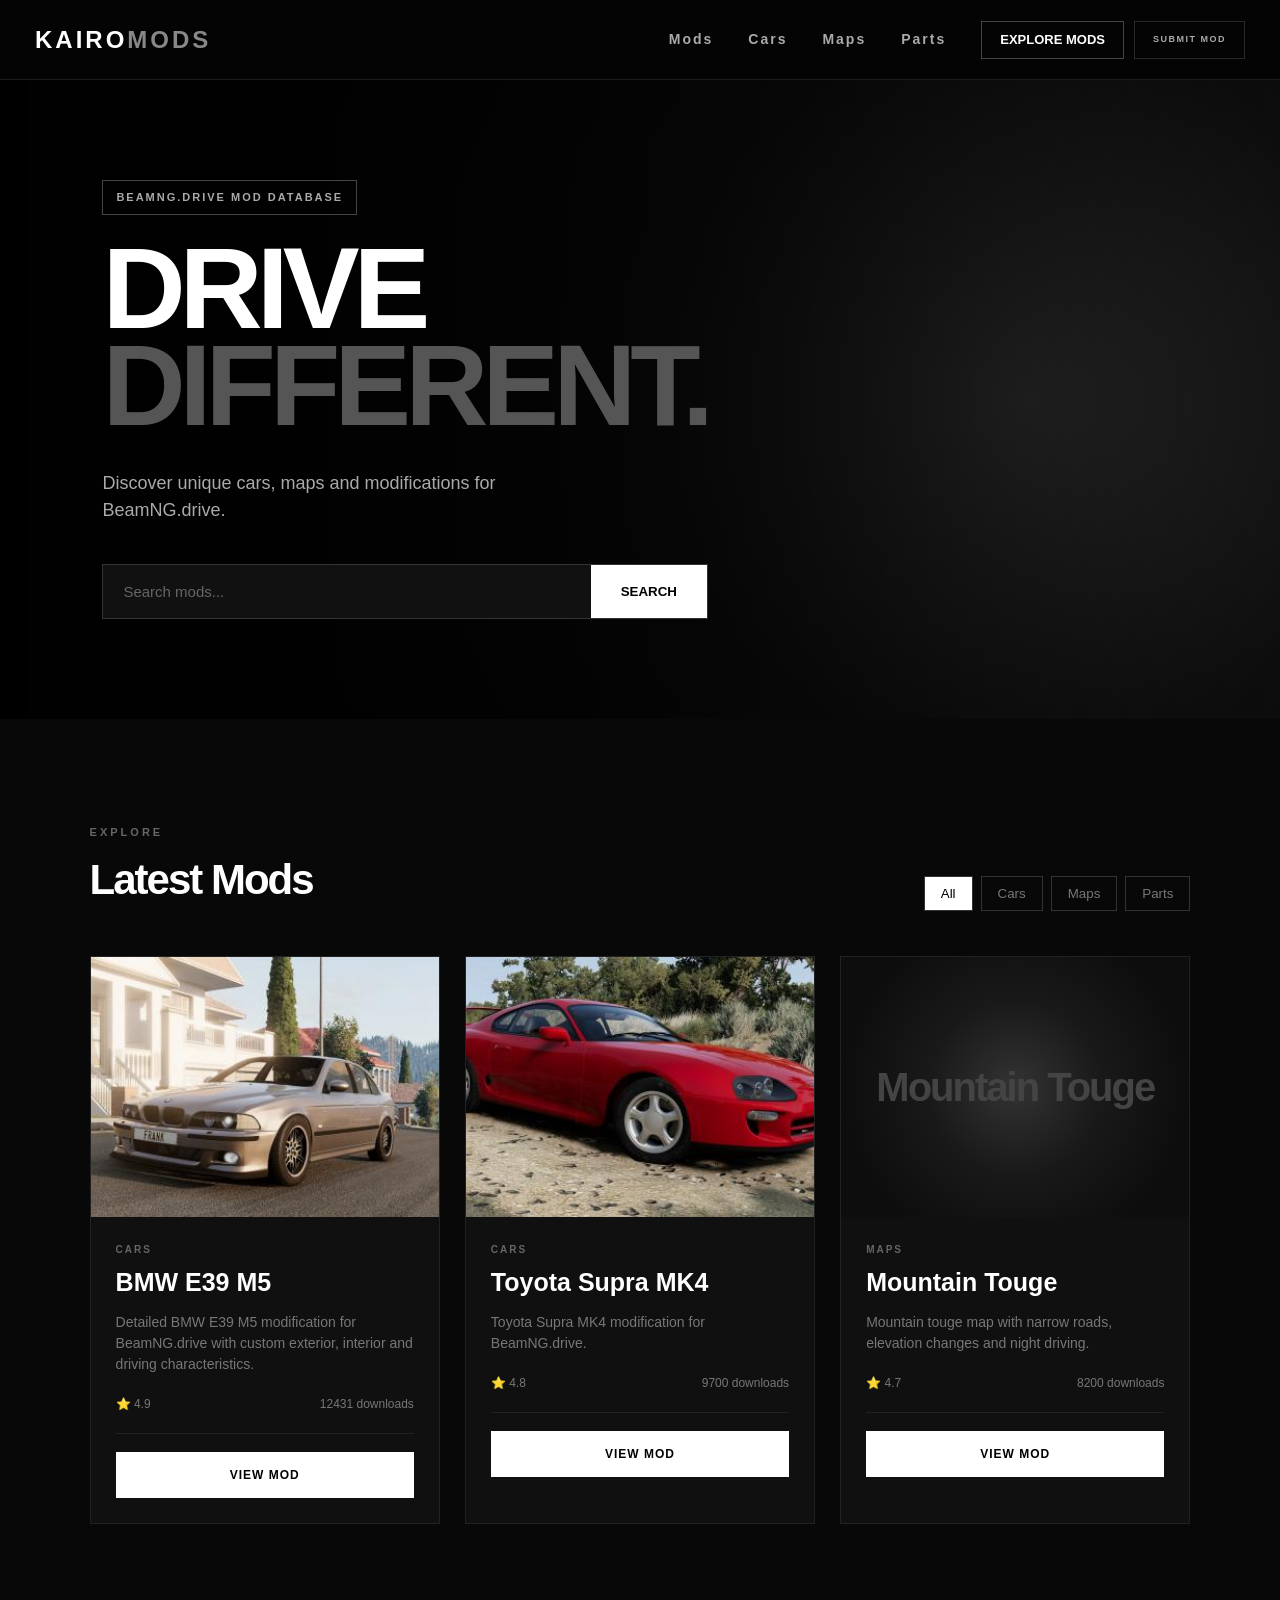
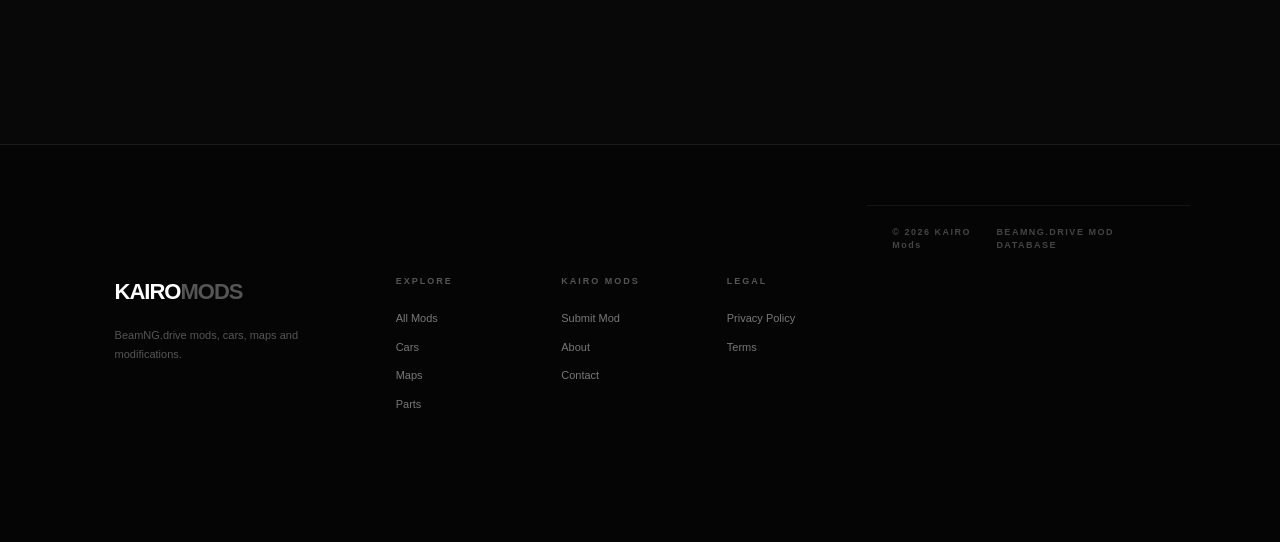
<file: index.html>
<!DOCTYPE html>
<html lang="en">
<head>
    <meta charset="UTF-8">
    <meta name="viewport" content="width=device-width, initial-scale=1.0">

    <title>KAIRO Mods — BeamNG.drive Mods</title>
    <meta name="description" content="KAIRO Mods — BeamNG.drive cars, maps and modifications.">

    <link rel="stylesheet" href="style.css">
</head>

<body>

<header class="header">

    <a href="/" class="logo">
        KAIRO<span>MODS</span>
    </a>

    <nav class="main-nav">

        <a href="/#mods">
            Mods
        </a>

        <a href="/#cars">
            Cars
        </a>

        <a href="/#maps">
            Maps
        </a>

        <a href="/#parts">
            Parts
        </a>

    </nav>

    <div class="header-actions">

        <a href="/#mods" class="submit-btn">
            EXPLORE MODS
        </a>

        <a href="/submit/" class="submit-outline">
            SUBMIT MOD
        </a>

    </div>

</header>


<main>

<section class="hero">

    <div class="hero-content">

        <div class="badge">
            BEAMNG.DRIVE MOD DATABASE
        </div>

        <h1>
            DRIVE<br>
            <span>DIFFERENT.</span>
        </h1>

        <p>
            Discover unique cars, maps and modifications
            for BeamNG.drive.
        </p>

        <div class="search-box">
            <input
                id="search"
                type="text"
                placeholder="Search mods..."
            >

            <button onclick="searchMods()">
                SEARCH
            </button>
        </div>

    </div>

</section>


<section class="mods-section" id="mods">

    <div class="section-title">

        <div>
            <small>EXPLORE</small>
            <h2>Latest Mods</h2>
        </div>

       <div class="filter">

    <button
        class="active"
        onclick="filterMods('all', this)"
    >
        All
    </button>

    <button
        onclick="filterMods('cars', this)"
    >
        Cars
    </button>

    <button
        onclick="filterMods('maps', this)"
    >
        Maps
    </button>

    <button
        onclick="filterMods('parts', this)"
    >
        Parts
    </button>

</div>
        </div>

    </div>


    <div class="mods-grid" id="modsGrid"></div>

</section>

</main>


<footer class="site-footer">

    <div class="footer-main">

        <div class="footer-brand">

            <a href="/" class="logo">
                KAIRO<span>MODS</span>
            </a>

            <p>
                BeamNG.drive mods, cars, maps and
                modifications.
            </p>

        </div>


        <div class="footer-column">

            <h3>EXPLORE</h3>

            <a href="/#mods">
                All Mods
            </a>

            <a href="/#cars">
                Cars
            </a>

            <a href="/#maps">
                Maps
            </a>

            <a href="/#parts">
                Parts
            </a>

        </div>


        <div class="footer-column">

            <h3>KAIRO MODS</h3>

            <a href="/submit/">
                Submit Mod
            </a>

            <a href="/about/">
                About
            </a>

            <a href="/contact/">
                Contact
            </a>

        </div>


        <div class="footer-column">

            <h3>LEGAL</h3>

            <a href="/privacy/">
                Privacy Policy
            </a>

            <a href="/terms/">
                Terms
            </a>

        </div>

    </div>


    <div class="footer-bottom">

        <span>
            © 2026 KAIRO Mods
        </span>

        <span>
            BEAMNG.DRIVE MOD DATABASE
        </span>

    </div>

</footer>


<script src="script.js"></script>

</body>
</html>
</file>
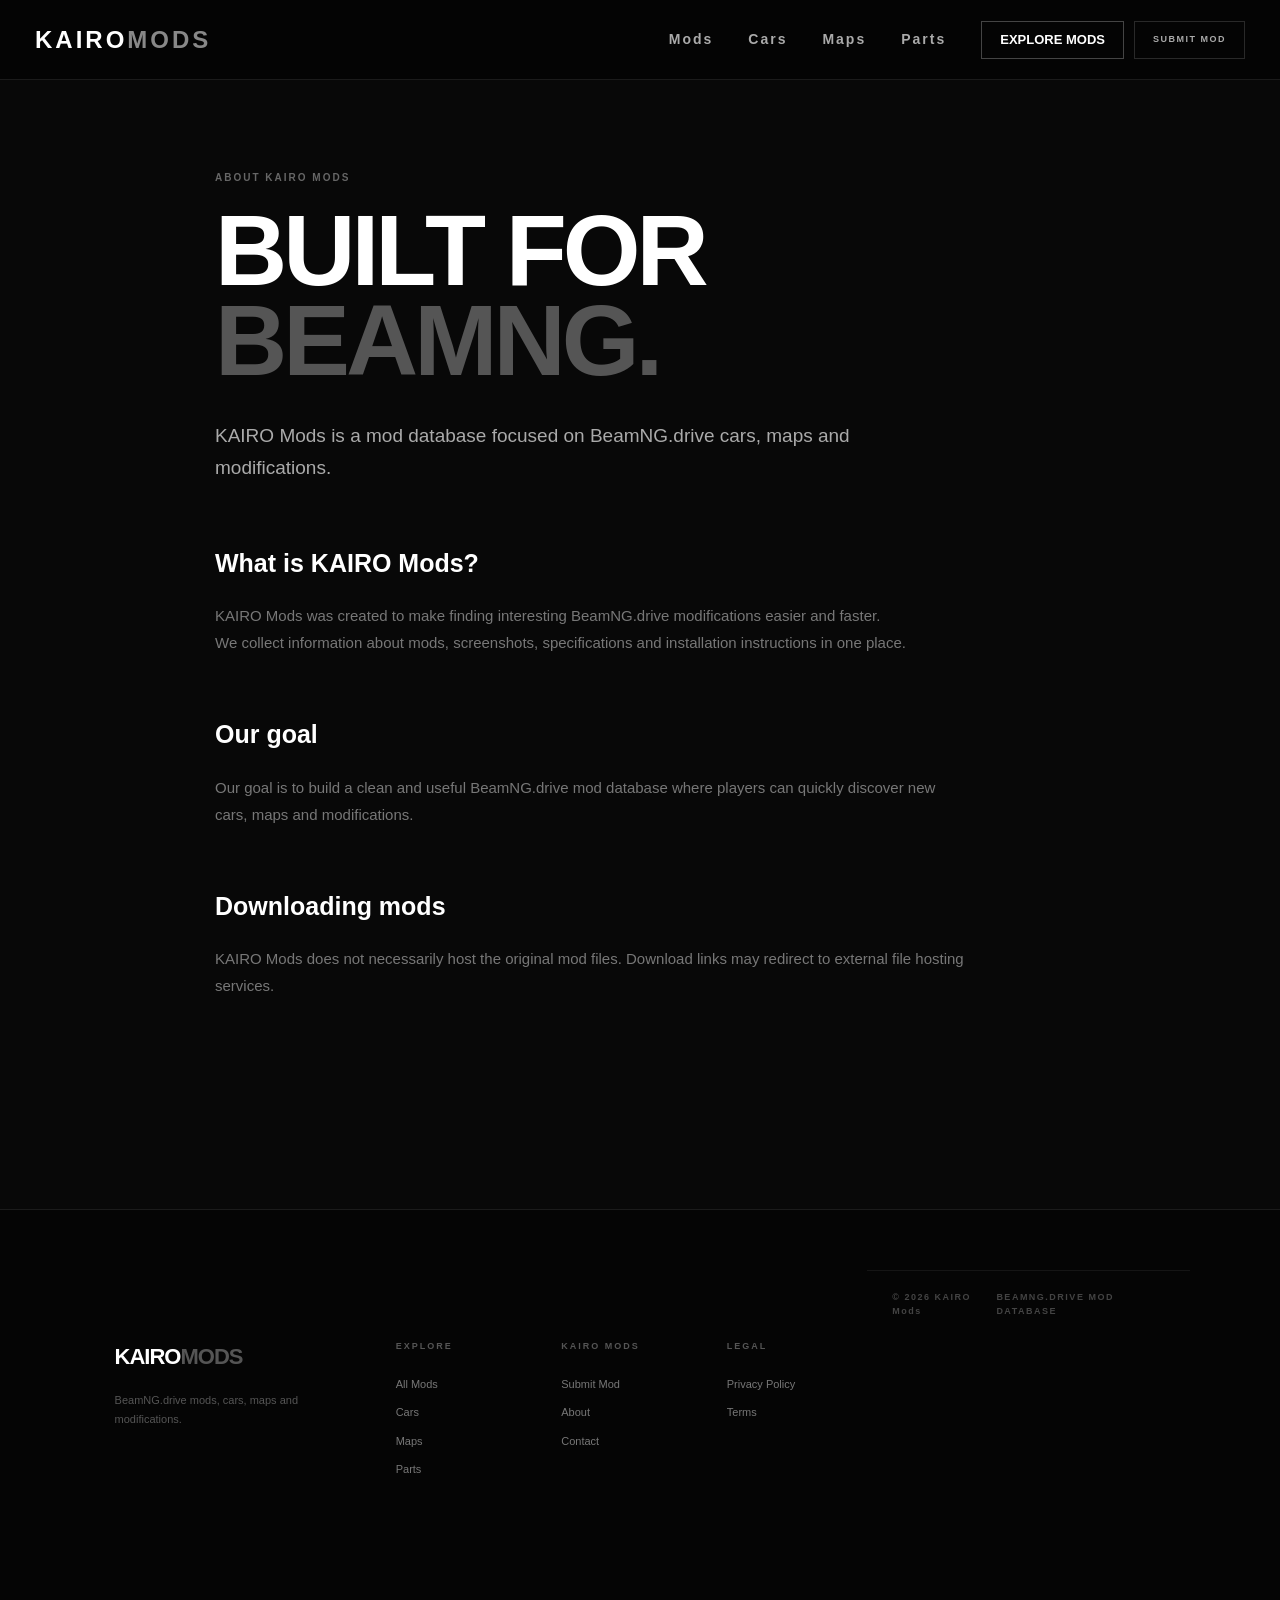
<file: about/index.html>
<!DOCTYPE html>
<html lang="en">

<head>

    <meta charset="UTF-8">

    <meta
        name="viewport"
        content="width=device-width, initial-scale=1.0"
    >

    <title>About — KAIRO Mods</title>

    <meta
        name="description"
        content="About KAIRO Mods — a BeamNG.drive mod database for cars, maps and modifications."
    >

    <link
        rel="stylesheet"
        href="../style.css"
    >

</head>

<body>

<header class="header">

    <a href="/" class="logo">
        KAIRO<span>MODS</span>
    </a>

    <nav class="main-nav">

        <a href="/#mods">Mods</a>
        <a href="/#cars">Cars</a>
        <a href="/#maps">Maps</a>
        <a href="/#parts">Parts</a>

    </nav>

    <div class="header-actions">

        <a
            href="/#mods"
            class="submit-btn"
        >
            EXPLORE MODS
        </a>

        <a
            href="/submit/"
            class="submit-outline"
        >
            SUBMIT MOD
        </a>

    </div>

</header>


<main class="simple-page">

    <div class="simple-page-inner">

        <div class="category">
            ABOUT KAIRO MODS
        </div>

        <h1>
            BUILT FOR<br>
            <span>BEAMNG.</span>
        </h1>

        <p class="lead">
            KAIRO Mods is a mod database focused on
            BeamNG.drive cars, maps and modifications.
        </p>

        <h2>
            What is KAIRO Mods?
        </h2>

        <p>
            KAIRO Mods was created to make finding
            interesting BeamNG.drive modifications
            easier and faster.
        </p>

        <p>
            We collect information about mods,
            screenshots, specifications and installation
            instructions in one place.
        </p>

        <h2>
            Our goal
        </h2>

        <p>
            Our goal is to build a clean and useful
            BeamNG.drive mod database where players
            can quickly discover new cars, maps and
            modifications.
        </p>

        <h2>
            Downloading mods
        </h2>

        <p>
            KAIRO Mods does not necessarily host the
            original mod files. Download links may
            redirect to external file hosting services.
        </p>

    </div>

</main>


<footer class="site-footer">

    <div class="footer-main">

        <div class="footer-brand">

            <a href="/" class="logo">
                KAIRO<span>MODS</span>
            </a>

            <p>
                BeamNG.drive mods, cars, maps and
                modifications.
            </p>

        </div>

        <div class="footer-column">

            <h3>EXPLORE</h3>

            <a href="/#mods">All Mods</a>
            <a href="/#cars">Cars</a>
            <a href="/#maps">Maps</a>
            <a href="/#parts">Parts</a>

        </div>

        <div class="footer-column">

            <h3>KAIRO MODS</h3>

            <a href="/submit/">Submit Mod</a>
            <a href="/about/">About</a>
            <a href="/contact/">Contact</a>

        </div>

        <div class="footer-column">

            <h3>LEGAL</h3>

            <a href="/privacy/">Privacy Policy</a>
            <a href="/terms/">Terms</a>

        </div>

    </div>

    <div class="footer-bottom">

        <span>
            © 2026 KAIRO Mods
        </span>

        <span>
            BEAMNG.DRIVE MOD DATABASE
        </span>

    </div>

</footer>

</body>
</html>
</file>
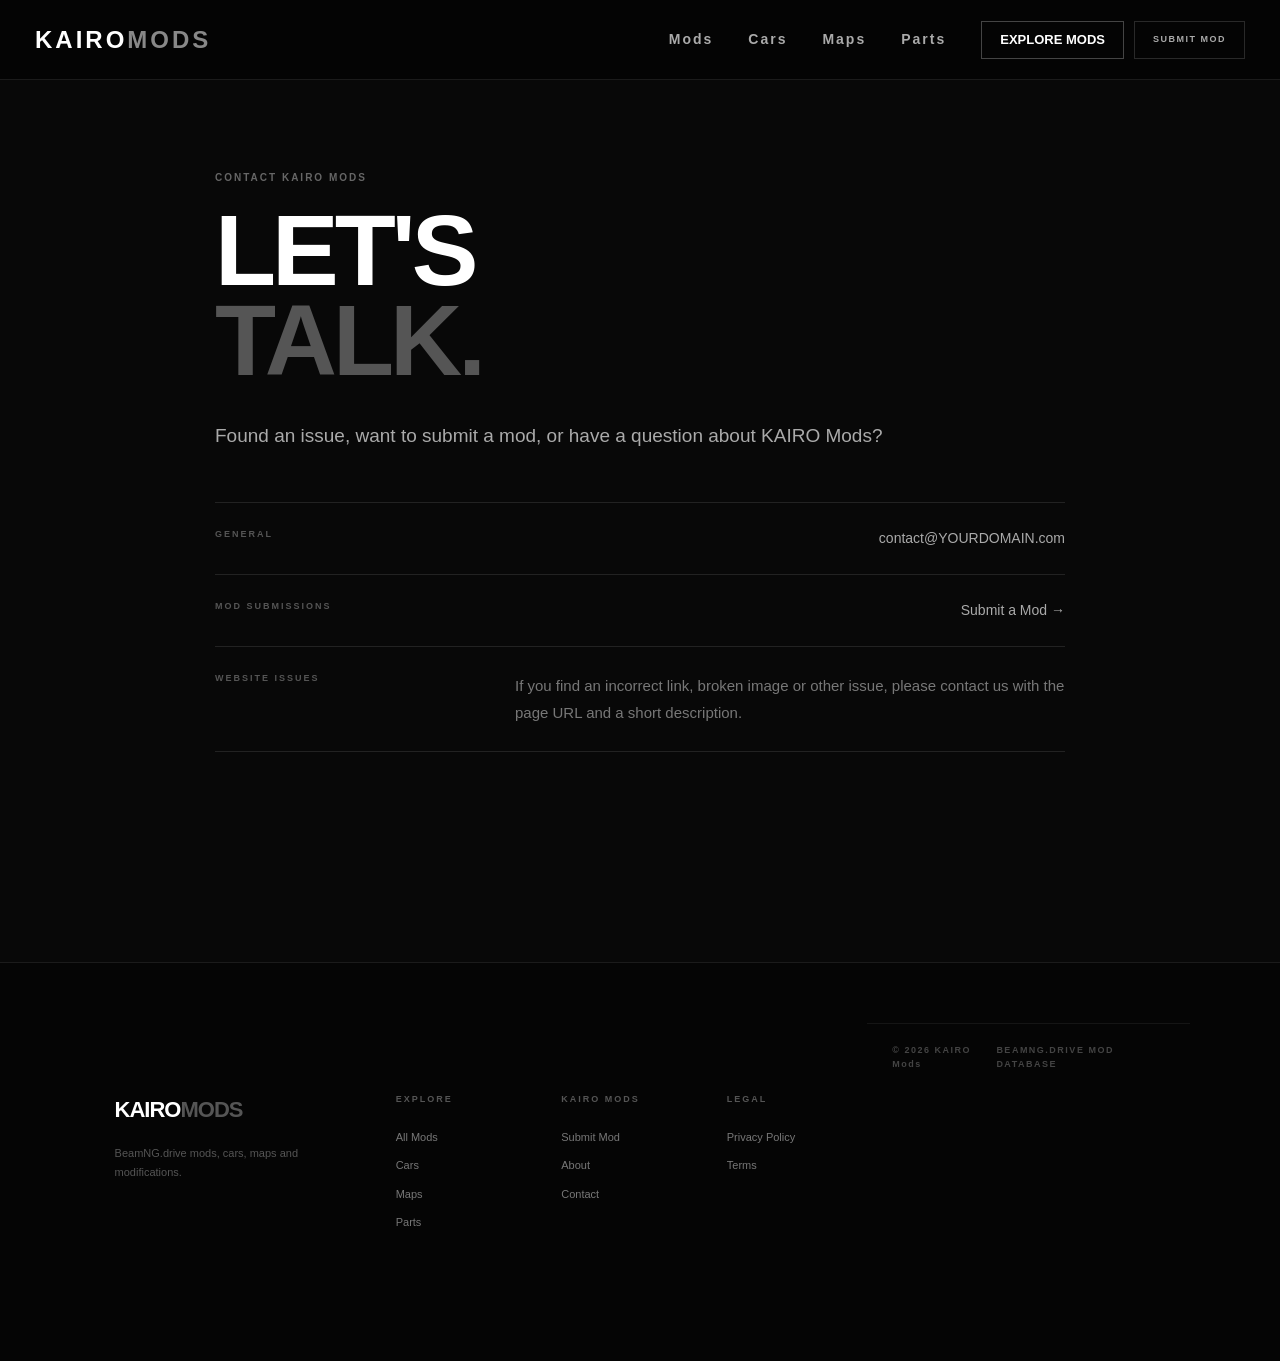
<file: contact/index.html>
<!DOCTYPE html>
<html lang="en">

<head>

<meta charset="UTF-8">

<meta
    name="viewport"
    content="width=device-width, initial-scale=1.0"
>

<title>Contact — KAIRO Mods</title>

<meta
    name="description"
    content="Contact KAIRO Mods about BeamNG.drive mods, submissions and website issues."
>

<link
    rel="stylesheet"
    href="../style.css"
>

</head>

<body>

<header class="header">

    <a href="/" class="logo">
        KAIRO<span>MODS</span>
    </a>

    <nav class="main-nav">

        <a href="/#mods">Mods</a>
        <a href="/#cars">Cars</a>
        <a href="/#maps">Maps</a>
        <a href="/#parts">Parts</a>

    </nav>

    <div class="header-actions">

        <a
            href="/#mods"
            class="submit-btn"
        >
            EXPLORE MODS
        </a>

        <a
            href="/submit/"
            class="submit-outline"
        >
            SUBMIT MOD
        </a>

    </div>

</header>


<main class="simple-page">

    <div class="simple-page-inner">

        <div class="category">
            CONTACT KAIRO MODS
        </div>

        <h1>
            LET'S<br>
            <span>TALK.</span>
        </h1>

        <p class="lead">
            Found an issue, want to submit a mod,
            or have a question about KAIRO Mods?
        </p>


        <div class="contact-box">

            <div class="contact-item">

                <span>GENERAL</span>

                <a href="mailto:contact@YOURDOMAIN.com">
                    contact@YOURDOMAIN.com
                </a>

            </div>


            <div class="contact-item">

                <span>MOD SUBMISSIONS</span>

                <a href="/submit/">
                    Submit a Mod →
                </a>

            </div>


            <div class="contact-item">

                <span>WEBSITE ISSUES</span>

                <p>
                    If you find an incorrect link,
                    broken image or other issue,
                    please contact us with the page URL
                    and a short description.
                </p>

            </div>

        </div>

    </div>

</main>


<footer class="site-footer">

    <div class="footer-main">

        <div class="footer-brand">

            <a href="/" class="logo">
                KAIRO<span>MODS</span>
            </a>

            <p>
                BeamNG.drive mods, cars, maps and
                modifications.
            </p>

        </div>

        <div class="footer-column">

            <h3>EXPLORE</h3>

            <a href="/#mods">All Mods</a>
            <a href="/#cars">Cars</a>
            <a href="/#maps">Maps</a>
            <a href="/#parts">Parts</a>

        </div>

        <div class="footer-column">

            <h3>KAIRO MODS</h3>

            <a href="/submit/">Submit Mod</a>
            <a href="/about/">About</a>
            <a href="/contact/">Contact</a>

        </div>

        <div class="footer-column">

            <h3>LEGAL</h3>

            <a href="/privacy/">Privacy Policy</a>
            <a href="/terms/">Terms</a>

        </div>

    </div>

    <div class="footer-bottom">

        <span>
            © 2026 KAIRO Mods
        </span>

        <span>
            BEAMNG.DRIVE MOD DATABASE
        </span>

    </div>

</footer>

</body>
</html>
</file>
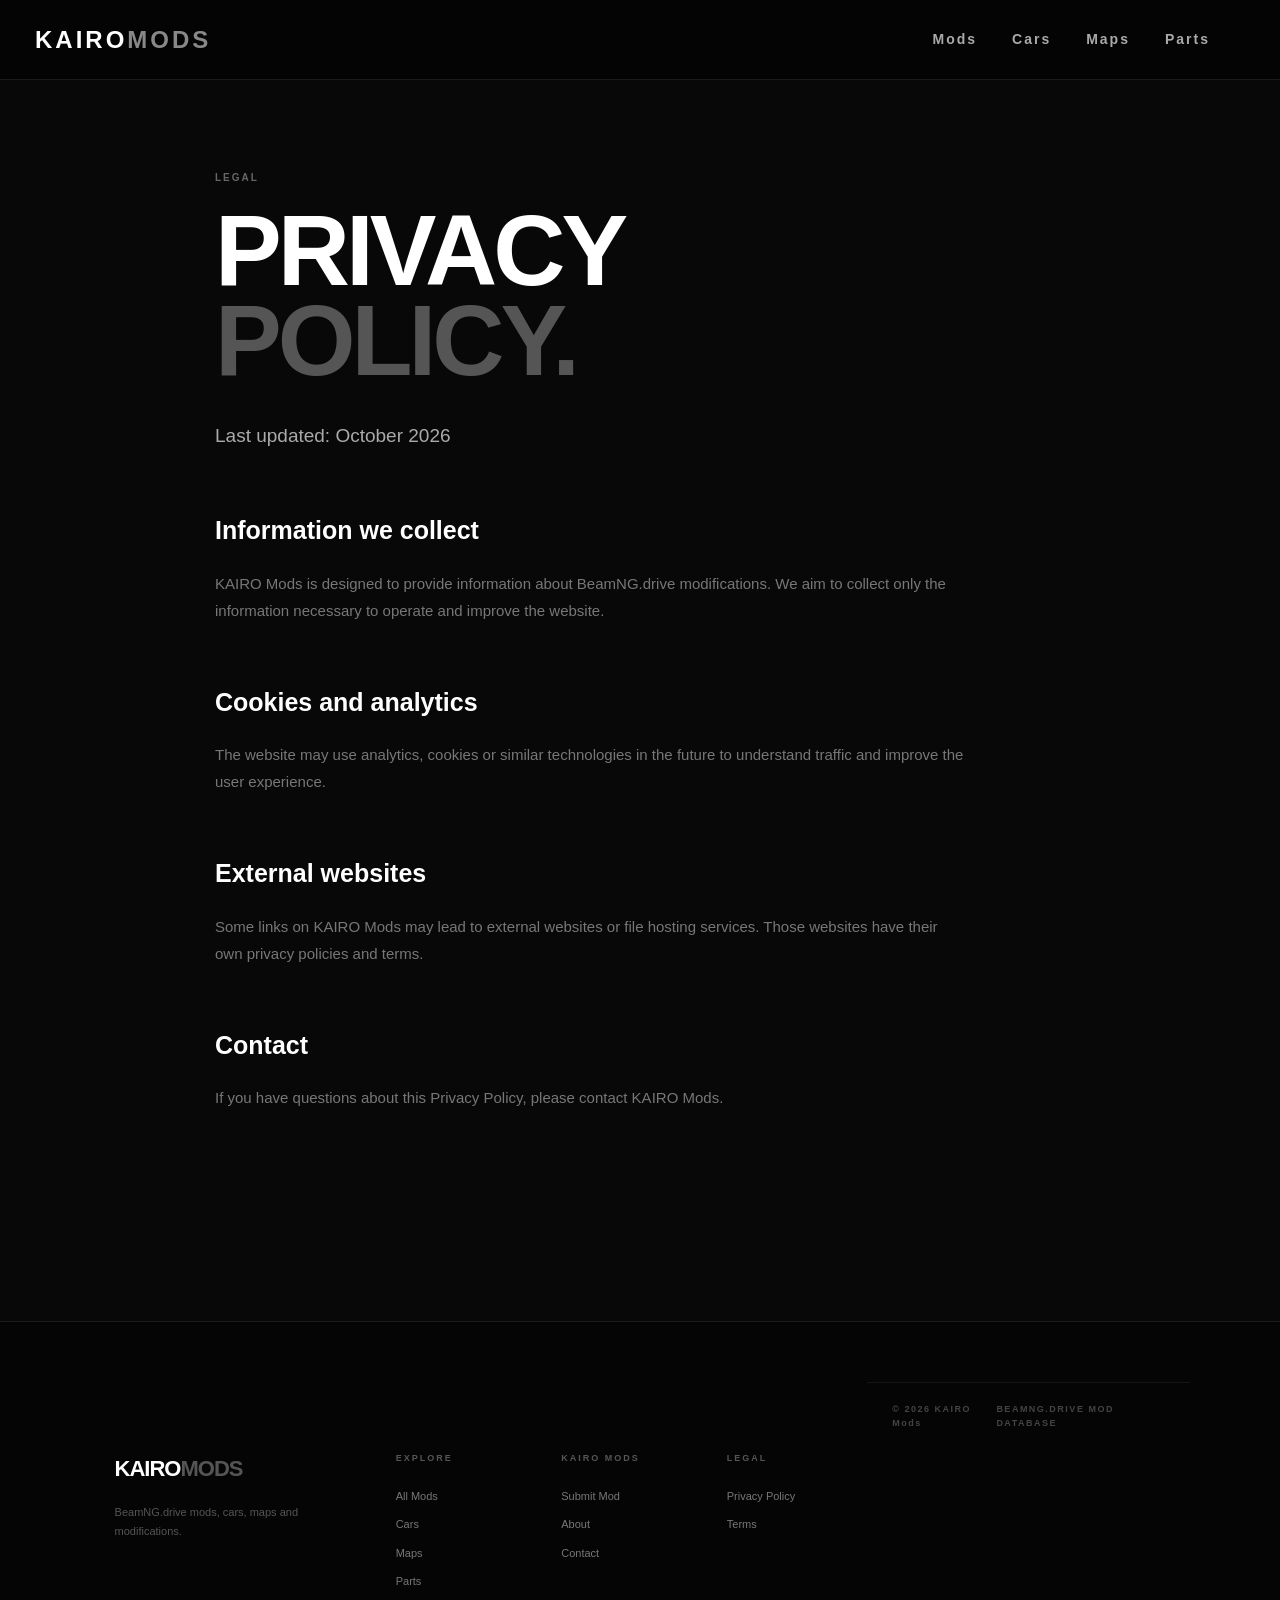
<file: privacy/index.html>
<!DOCTYPE html>
<html lang="en">

<head>

<meta charset="UTF-8">

<meta
    name="viewport"
    content="width=device-width, initial-scale=1.0"
>

<title>Privacy Policy — KAIRO Mods</title>

<meta
    name="description"
    content="Privacy Policy for KAIRO Mods."
>

<link
    rel="stylesheet"
    href="../style.css"
>

</head>

<body>

<header class="header">

    <a href="/" class="logo">
        KAIRO<span>MODS</span>
    </a>

    <nav class="main-nav">

        <a href="/#mods">Mods</a>
        <a href="/#cars">Cars</a>
        <a href="/#maps">Maps</a>
        <a href="/#parts">Parts</a>

    </nav>

</header>


<main class="simple-page">

    <div class="simple-page-inner">

        <div class="category">
            LEGAL
        </div>

        <h1>
            PRIVACY<br>
            <span>POLICY.</span>
        </h1>

        <p class="lead">
            Last updated: October 2026
        </p>


        <h2>
            Information we collect
        </h2>

        <p>
            KAIRO Mods is designed to provide information
            about BeamNG.drive modifications. We aim to
            collect only the information necessary to
            operate and improve the website.
        </p>


        <h2>
            Cookies and analytics
        </h2>

        <p>
            The website may use analytics, cookies or
            similar technologies in the future to understand
            traffic and improve the user experience.
        </p>


        <h2>
            External websites
        </h2>

        <p>
            Some links on KAIRO Mods may lead to external
            websites or file hosting services. Those websites
            have their own privacy policies and terms.
        </p>


        <h2>
            Contact
        </h2>

        <p>
            If you have questions about this Privacy Policy,
            please contact KAIRO Mods.
        </p>

    </div>

</main>


<footer class="site-footer">

    <div class="footer-main">

        <div class="footer-brand">

            <a href="/" class="logo">
                KAIRO<span>MODS</span>
            </a>

            <p>
                BeamNG.drive mods, cars, maps and
                modifications.
            </p>

        </div>

        <div class="footer-column">

            <h3>EXPLORE</h3>

            <a href="/#mods">All Mods</a>
            <a href="/#cars">Cars</a>
            <a href="/#maps">Maps</a>
            <a href="/#parts">Parts</a>

        </div>

        <div class="footer-column">

            <h3>KAIRO MODS</h3>

            <a href="/submit/">Submit Mod</a>
            <a href="/about/">About</a>
            <a href="/contact/">Contact</a>

        </div>

        <div class="footer-column">

            <h3>LEGAL</h3>

            <a href="/privacy/">Privacy Policy</a>
            <a href="/terms/">Terms</a>

        </div>

    </div>

    <div class="footer-bottom">

        <span>© 2026 KAIRO Mods</span>

        <span>BEAMNG.DRIVE MOD DATABASE</span>

    </div>

</footer>

</body>
</html>
</file>
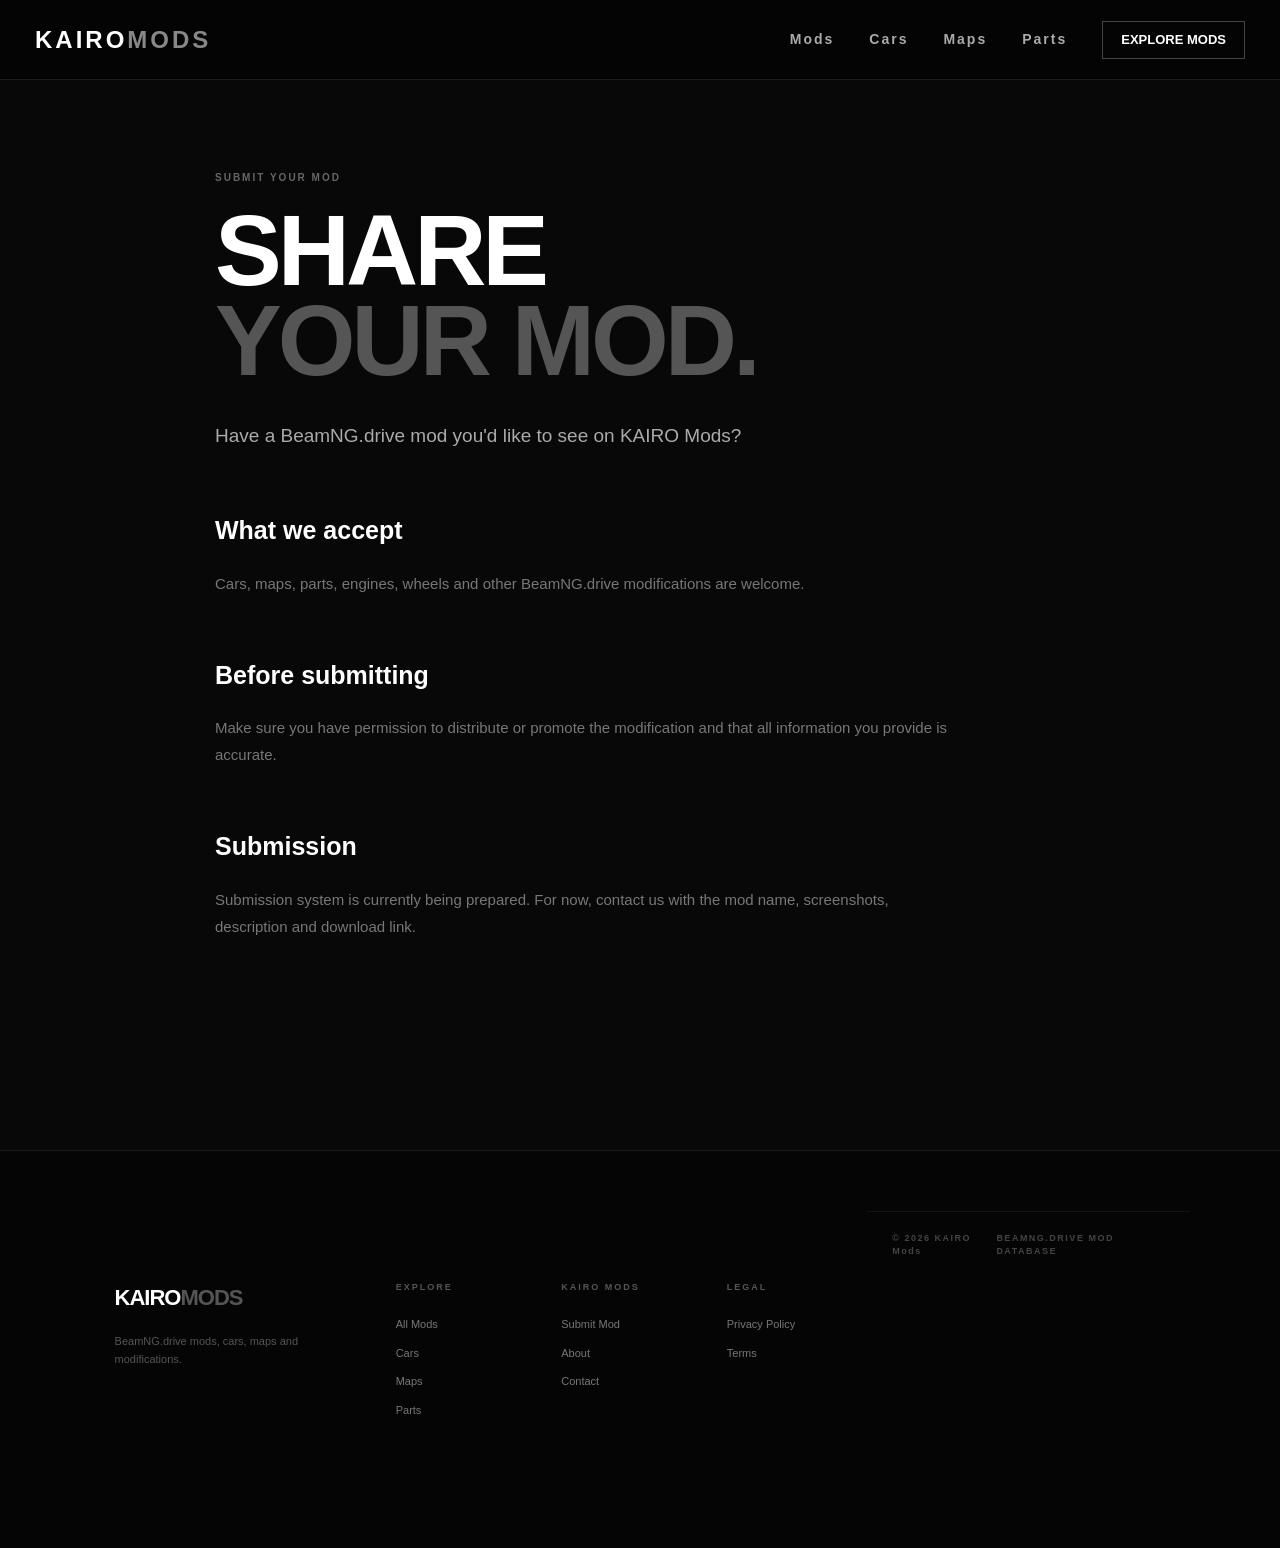
<file: submit/index.html>
<!DOCTYPE html>
<html lang="en">

<head>

<meta charset="UTF-8">

<meta
    name="viewport"
    content="width=device-width, initial-scale=1.0"
>

<title>Submit a Mod — KAIRO Mods</title>

<meta
    name="description"
    content="Submit your BeamNG.drive mod to KAIRO Mods."
>

<link
    rel="stylesheet"
    href="../style.css"
>

</head>

<body>

<header class="header">

<a href="/" class="logo">
KAIRO<span>MODS</span>
</a>

<nav class="main-nav">

<a href="/#mods">Mods</a>
<a href="/#cars">Cars</a>
<a href="/#maps">Maps</a>
<a href="/#parts">Parts</a>

</nav>

<div class="header-actions">

<a
href="/#mods"
class="submit-btn"
>
EXPLORE MODS
</a>

</div>

</header>


<main class="simple-page">

<div class="simple-page-inner">

<div class="category">
SUBMIT YOUR MOD
</div>

<h1>
SHARE<br>
<span>YOUR MOD.</span>
</h1>

<p class="lead">
Have a BeamNG.drive mod you'd like to see
on KAIRO Mods?
</p>

<h2>
What we accept
</h2>

<p>
Cars, maps, parts, engines, wheels and other
BeamNG.drive modifications are welcome.
</p>

<h2>
Before submitting
</h2>

<p>
Make sure you have permission to distribute or
promote the modification and that all information
you provide is accurate.
</p>

<h2>
Submission
</h2>

<p>
Submission system is currently being prepared.
For now, contact us with the mod name, screenshots,
description and download link.
</p>

</div>

</main>


<footer class="site-footer">

<div class="footer-main">

<div class="footer-brand">

<a href="/" class="logo">
KAIRO<span>MODS</span>
</a>

<p>
BeamNG.drive mods, cars, maps and modifications.
</p>

</div>

<div class="footer-column">

<h3>EXPLORE</h3>

<a href="/#mods">All Mods</a>
<a href="/#cars">Cars</a>
<a href="/#maps">Maps</a>
<a href="/#parts">Parts</a>

</div>

<div class="footer-column">

<h3>KAIRO MODS</h3>

<a href="/submit/">Submit Mod</a>
<a href="/about/">About</a>
<a href="/contact/">Contact</a>

</div>

<div class="footer-column">

<h3>LEGAL</h3>

<a href="/privacy/">Privacy Policy</a>
<a href="/terms/">Terms</a>

</div>

</div>

<div class="footer-bottom">

<span>© 2026 KAIRO Mods</span>

<span>BEAMNG.DRIVE MOD DATABASE</span>

</div>

</footer>

</body>
</html>
</file>
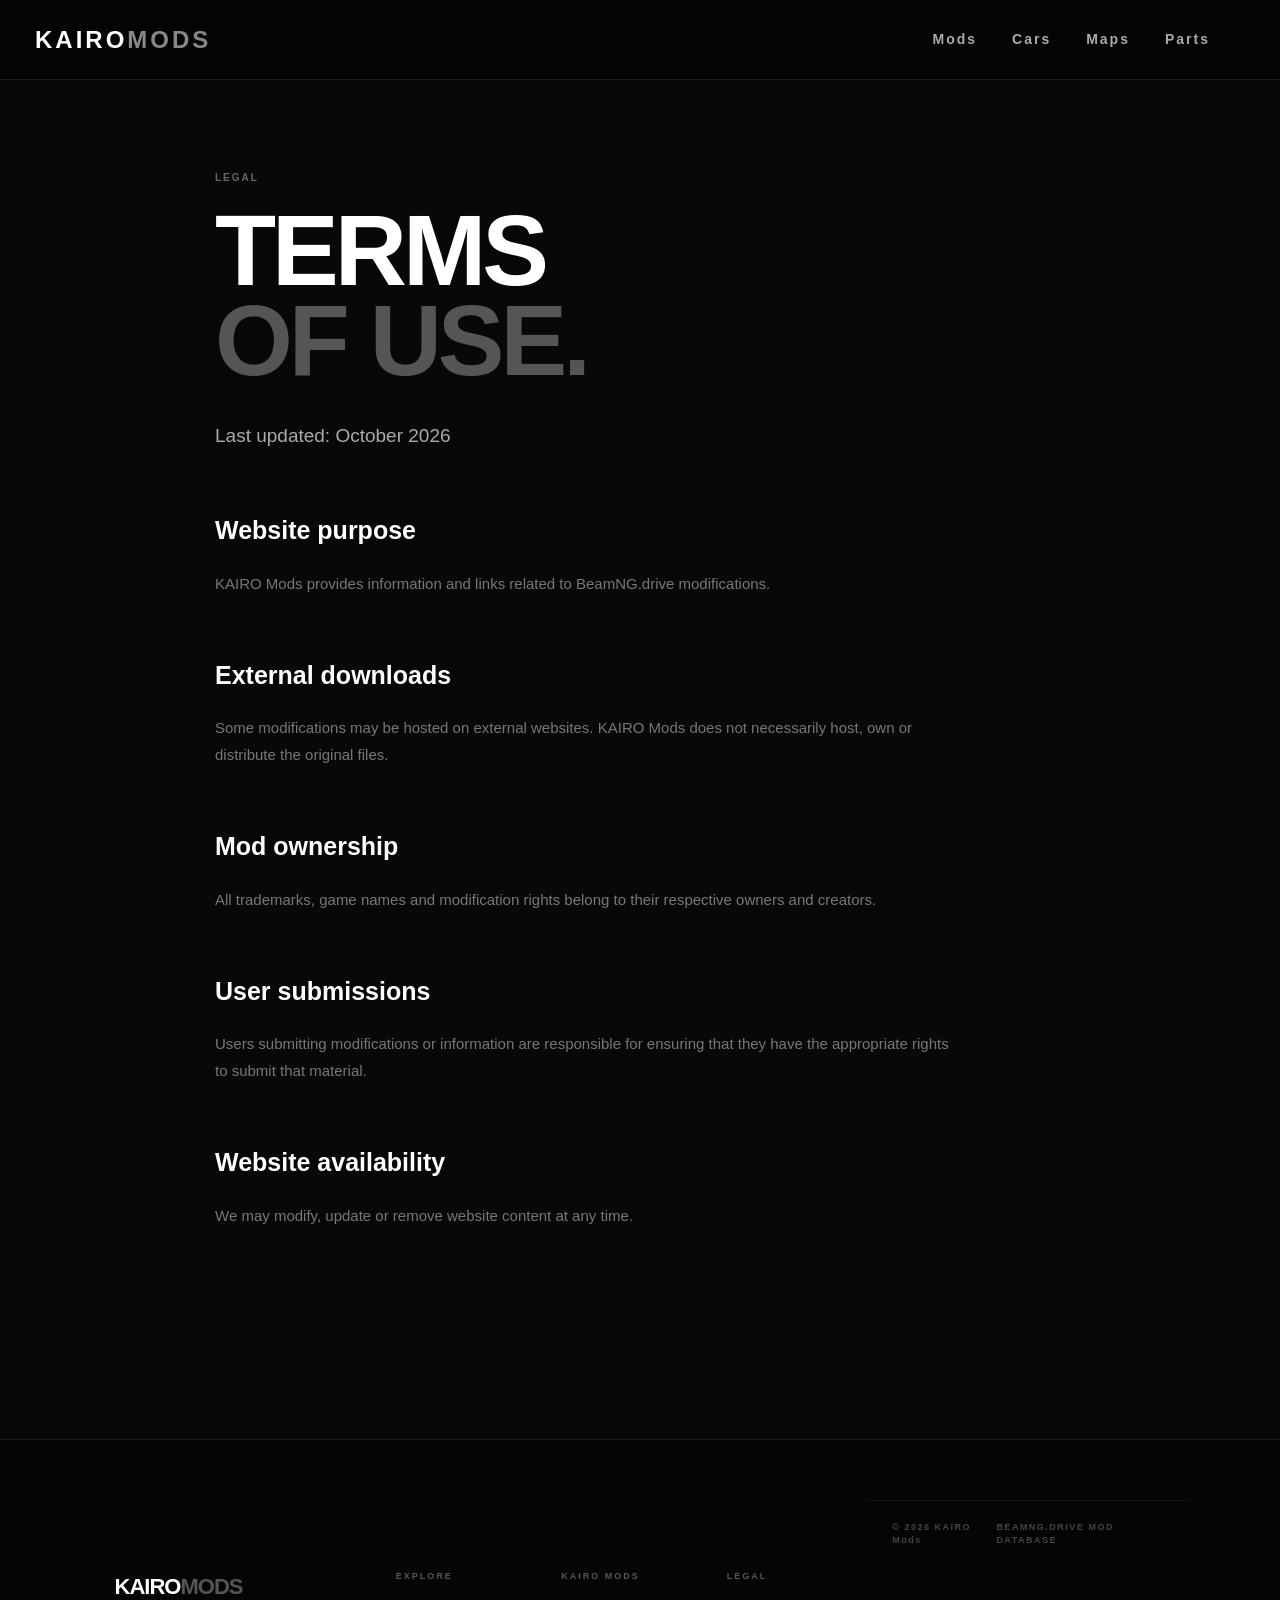
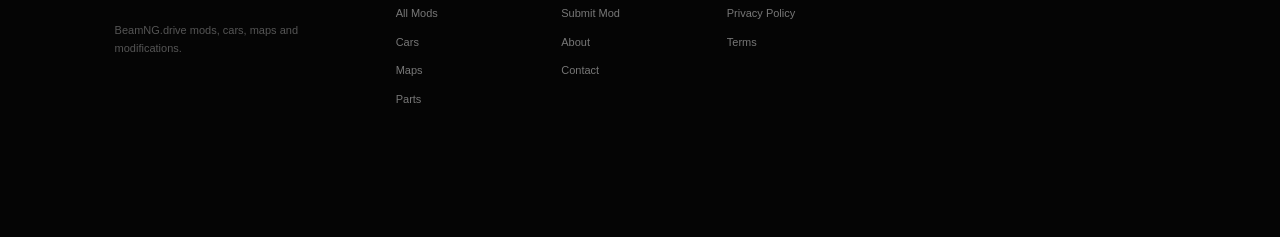
<file: terms/index.html>
<!DOCTYPE html>
<html lang="en">

<head>

<meta charset="UTF-8">

<meta
    name="viewport"
    content="width=device-width, initial-scale=1.0"
>

<title>Terms of Use — KAIRO Mods</title>

<meta
    name="description"
    content="Terms of Use for KAIRO Mods."
>

<link
    rel="stylesheet"
    href="../style.css"
>

</head>

<body>

<header class="header">

    <a href="/" class="logo">
        KAIRO<span>MODS</span>
    </a>

    <nav class="main-nav">

        <a href="/#mods">Mods</a>
        <a href="/#cars">Cars</a>
        <a href="/#maps">Maps</a>
        <a href="/#parts">Parts</a>

    </nav>

</header>


<main class="simple-page">

    <div class="simple-page-inner">

        <div class="category">
            LEGAL
        </div>

        <h1>
            TERMS<br>
            <span>OF USE.</span>
        </h1>

        <p class="lead">
            Last updated: October 2026
        </p>


        <h2>
            Website purpose
        </h2>

        <p>
            KAIRO Mods provides information and links
            related to BeamNG.drive modifications.
        </p>


        <h2>
            External downloads
        </h2>

        <p>
            Some modifications may be hosted on external
            websites. KAIRO Mods does not necessarily host,
            own or distribute the original files.
        </p>


        <h2>
            Mod ownership
        </h2>

        <p>
            All trademarks, game names and modification
            rights belong to their respective owners and
            creators.
        </p>


        <h2>
            User submissions
        </h2>

        <p>
            Users submitting modifications or information
            are responsible for ensuring that they have
            the appropriate rights to submit that material.
        </p>


        <h2>
            Website availability
        </h2>

        <p>
            We may modify, update or remove website content
            at any time.
        </p>

    </div>

</main>


<footer class="site-footer">

    <div class="footer-main">

        <div class="footer-brand">

            <a href="/" class="logo">
                KAIRO<span>MODS</span>
            </a>

            <p>
                BeamNG.drive mods, cars, maps and
                modifications.
            </p>

        </div>

        <div class="footer-column">

            <h3>EXPLORE</h3>

            <a href="/#mods">All Mods</a>
            <a href="/#cars">Cars</a>
            <a href="/#maps">Maps</a>
            <a href="/#parts">Parts</a>

        </div>

        <div class="footer-column">

            <h3>KAIRO MODS</h3>

            <a href="/submit/">Submit Mod</a>
            <a href="/about/">About</a>
            <a href="/contact/">Contact</a>

        </div>

        <div class="footer-column">

            <h3>LEGAL</h3>

            <a href="/privacy/">Privacy Policy</a>
            <a href="/terms/">Terms</a>

        </div>

    </div>

    <div class="footer-bottom">

        <span>© 2026 KAIRO Mods</span>

        <span>BEAMNG.DRIVE MOD DATABASE</span>

    </div>

</footer>

</body>
</html>
</file>
<file: style.css>
* {
    margin: 0;
    padding: 0;
    box-sizing: border-box;
}

html {
    scroll-behavior: smooth;
}

body {
    font-family: Arial, Helvetica, sans-serif;
    background: #080808;
    color: #ffffff;
    line-height: 1.5;
}

a {
    color: inherit;
    text-decoration: none;
}


/* HEADER */

.header {
    height: 80px;
    padding: 0 6%;
    display: flex;
    align-items: center;
    justify-content: space-between;

    background: rgba(8, 8, 8, 0.92);
    border-bottom: 1px solid #222;

    position: sticky;
    top: 0;
    z-index: 100;
}

.logo {
    font-size: 24px;
    font-weight: 900;
    letter-spacing: 3px;
}

.logo span {
    color: #888;
}

.header nav {
    display: flex;
    gap: 35px;
}

.header nav a {
    color: #aaa;
    font-size: 14px;
    font-weight: 700;
    transition: 0.2s;
}

.header nav a:hover {
    color: white;
}

.submit-btn {
    border: 1px solid #444;
    padding: 11px 18px;
    font-size: 13px;
    font-weight: 700;
    transition: 0.2s;
}

.submit-btn:hover {
    background: white;
    color: black;
}


/* HERO */

.hero {
    min-height: 620px;

    display: flex;
    align-items: center;

    padding: 100px 8%;

    background:
        linear-gradient(
            90deg,
            rgba(0,0,0,0.95) 0%,
            rgba(0,0,0,0.75) 45%,
            rgba(0,0,0,0.25) 100%
        ),
        radial-gradient(
            circle at 80% 50%,
            #333 0%,
            #111 35%,
            #080808 70%
        );
}

.hero-content {
    max-width: 750px;
}

.badge {
    display: inline-block;

    border: 1px solid #444;
    padding: 8px 13px;

    font-size: 11px;
    font-weight: 800;
    letter-spacing: 2px;

    color: #aaa;

    margin-bottom: 25px;
}

.hero h1 {
    font-size: clamp(60px, 9vw, 125px);
    line-height: 0.85;
    letter-spacing: -6px;
    font-weight: 900;
}

.hero h1 span {
    color: #555;
}

.hero p {
    margin-top: 35px;

    max-width: 500px;

    color: #aaa;
    font-size: 18px;
}


/* SEARCH */

.search-box {
    display: flex;

    max-width: 650px;

    margin-top: 40px;

    border: 1px solid #333;
    background: #111;
}

.search-box input {
    flex: 1;

    padding: 18px 20px;

    background: transparent;
    border: none;
    outline: none;

    color: white;

    font-size: 15px;
}

.search-box input::placeholder {
    color: #666;
}

.search-box button {
    padding: 0 30px;

    border: none;

    background: white;
    color: black;

    font-weight: 900;

    cursor: pointer;

    transition: 0.2s;
}

.search-box button:hover {
    background: #ccc;
}


/* MODS */

.mods-section {
    padding: 100px 7%;
}

.section-title {
    display: flex;
    justify-content: space-between;
    align-items: end;

    margin-bottom: 45px;
}

.section-title small {
    color: #666;
    font-size: 11px;
    font-weight: 900;
    letter-spacing: 3px;
}

.section-title h2 {
    margin-top: 5px;

    font-size: 42px;
    letter-spacing: -2px;
}

.filter {
    display: flex;
    gap: 8px;
}

.filter button {
    padding: 9px 16px;

    border: 1px solid #333;
    background: transparent;

    color: #777;

    cursor: pointer;
}

.filter button:hover,
.filter button.active {
    background: white;
    color: black;
}


/* GRID */

.mods-grid {
    display: grid;

    grid-template-columns:
        repeat(3, minmax(0, 1fr));

    gap: 25px;
}


/* CARD */

.mod-card {
    background: #101010;

    border: 1px solid #222;

    overflow: hidden;

    transition:
        transform 0.25s,
        border-color 0.25s;
}

.mod-card:hover {
    transform: translateY(-6px);

    border-color: #555;
}

.mod-image {
    height: 260px;

    display: flex;
    align-items: center;
    justify-content: center;

    background:
        radial-gradient(
            circle,
            #333 0%,
            #191919 40%,
            #0d0d0d 80%
        );
}
.mod-image {
    position: relative;
    overflow: hidden;
}

.mod-image img {
    transition: transform 0.4s;
}

.mod-card:hover .mod-image img {
    transform: scale(1.05);
}
.mod-image img {
    width: 100%;
    height: 100%;
    object-fit: cover;
    display: block;
}

.placeholder {
    font-size: 40px;

    font-weight: 900;

    letter-spacing: -2px;

    color: #444;
}

.mod-info {
    padding: 25px;
}

.category {
    color: #666;

    font-size: 10px;

    font-weight: 900;

    letter-spacing: 2px;
}

.mod-info h3 {
    margin-top: 7px;

    font-size: 25px;
}

.mod-info p {
    margin-top: 10px;

    color: #777;

    font-size: 14px;
}

.mod-bottom {
    display: flex;

    justify-content: space-between;

    margin-top: 20px;

    padding-bottom: 20px;

    border-bottom: 1px solid #222;

    color: #777;

    font-size: 12px;
}

.download {
    display: block;

    margin-top: 18px;

    padding: 14px;

    text-align: center;

    background: white;

    color: black;

    font-size: 12px;

    font-weight: 900;

    letter-spacing: 1px;

    transition: 0.2s;
}

.download:hover {
    background: #ccc;
}


/* FOOTER */

footer {
    padding: 60px 7%;

    border-top: 1px solid #222;

    display: flex;

    justify-content: space-between;

    color: #555;

    font-size: 12px;
}


/* MOBILE */

@media (max-width: 900px) {

    .header {
        padding: 0 5%;
    }

    .header nav {
        display: none;
    }

    .hero {
        padding: 80px 6%;
    }

    .mods-section {
        padding: 70px 5%;
    }

    .mods-grid {
        grid-template-columns: 1fr;
    }

    .section-title {
        align-items: start;
        flex-direction: column;
        gap: 25px;
    }

    .filter {
        flex-wrap: wrap;
    }

    footer {
        flex-direction: column;
        gap: 20px;
    }
}
/* MOD PAGE */

.mod-hero {
    min-height: 620px;

    display: grid;

    grid-template-columns:
        1.2fr 1fr;

    gap: 60px;

    align-items: center;

    padding: 80px 7%;

    border-bottom: 1px solid #222;
}


.mod-hero-image {

    height: 500px;

    overflow: hidden;

    background:
        radial-gradient(
            circle,
            #333,
            #111 65%
        );

}


.mod-hero-image img {

    width: 100%;
    height: 100%;

    object-fit: cover;

}


.big-placeholder {

    width: 100%;
    height: 100%;

    display: flex;

    justify-content: center;
    align-items: center;

    color: #444;

    font-size: 70px;

    font-weight: 900;

    text-align: center;

}


.mod-hero-info h1 {

    margin-top: 10px;

    font-size:
        clamp(45px, 6vw, 90px);

    line-height: 0.9;

    letter-spacing: -4px;

}


.mod-description {

    margin-top: 30px;

    color: #888;

    font-size: 17px;

    max-width: 600px;

}


.mod-stats {

    display: grid;

    grid-template-columns:
        repeat(3, 1fr);

    gap: 10px;

    margin-top: 40px;

}


.mod-stats div {

    border: 1px solid #222;

    padding: 18px;

    background: #0e0e0e;

}


.mod-stats span,
.info-grid span {

    display: block;

    color: #555;

    font-size: 9px;

    font-weight: 900;

    letter-spacing: 2px;

}


.mod-stats strong {

    display: block;

    margin-top: 7px;

    font-size: 16px;

}


.big-download {

    display: flex;

    justify-content: space-between;

    align-items: center;

    margin-top: 25px;

    padding: 20px 25px;

    background: white;

    color: black;

    font-size: 14px;

    font-weight: 900;

}


.big-download small {

    font-size: 9px;

    color: #666;

}


.mod-details {

    padding: 90px 7%;

}


.details-content {

    max-width: 900px;

}


.details-content h2 {

    margin-top: 50px;

    margin-bottom: 20px;

    font-size: 30px;

}


.details-content p {

    color: #777;

    font-size: 16px;

}


.info-grid {

    display: grid;

    grid-template-columns:
        repeat(4, 1fr);

    gap: 10px;

}


.info-grid div {

    padding: 20px;

    background: #101010;

    border: 1px solid #222;

}


.info-grid strong {

    display: block;

    margin-top: 8px;

}


.error-page {

    min-height: 600px;

    display: flex;

    flex-direction: column;

    align-items: center;

    justify-content: center;

    text-align: center;

}


.error-page h1 {

    font-size: 120px;

}


.error-page p {

    color: #777;

    margin-bottom: 30px;

}



@media (max-width: 900px) {

    .mod-hero {

        grid-template-columns: 1fr;

        padding: 50px 5%;

    }


    .mod-hero-image {

        height: 350px;

    }


    .mod-stats {

        grid-template-columns: 1fr;

    }


    .info-grid {

        grid-template-columns:
            repeat(2, 1fr);

    }

}
/* SPECS */

.specs {

    display: grid;

    grid-template-columns:
        repeat(3, 1fr);

    gap: 10px;

}


.specs div {

    background: #101010;

    border: 1px solid #222;

    padding: 25px;

}


.specs span {

    display: block;

    color: #555;

    font-size: 9px;

    font-weight: 900;

    letter-spacing: 2px;

}


.specs strong {

    display: block;

    margin-top: 8px;

    font-size: 20px;

}


/* FEATURES */

.features {

    display: grid;

    grid-template-columns:
        repeat(2, 1fr);

    gap: 10px;

}


.feature {

    padding: 18px;

    background: #101010;

    border: 1px solid #222;

    color: #aaa;

}


/* CHANGELOG */

.changelog {

    border-left: 1px solid #333;

    padding-left: 25px;

    color: #777;

}


.changelog div {

    margin-bottom: 12px;

}


/* FINAL DOWNLOAD */

.final-download {

    display: flex;

    justify-content: space-between;

    align-items: center;

    margin-top: 70px;

    padding: 25px 30px;

    background: white;

    color: black;

    font-size: 15px;

    font-weight: 900;

}


.final-download span {

    color: #777;

    font-size: 10px;

    letter-spacing: 2px;

}


@media (max-width: 900px) {

    .specs {

        grid-template-columns: 1fr;

    }


    .features {

        grid-template-columns: 1fr;

    }


    .final-download {

        flex-direction: column;

        gap: 10px;

        text-align: center;

    }

}
/* MOD BACK */

.mod-back {
    max-width: 1200px;
    margin: 30px auto 0;
    padding: 0 25px;
}

.mod-back a {
    color: #666;
    text-decoration: none;
    font-size: 11px;
    font-weight: 900;
    letter-spacing: 2px;
    transition: 0.2s;
}

.mod-back a:hover {
    color: white;
}


/* TAGS */

.tags {
    display: flex;
    flex-wrap: wrap;
    gap: 8px;
    margin: 25px 0;
}

.tag {
    padding: 8px 12px;
    background: #111;
    border: 1px solid #252525;
    color: #888;
    font-size: 9px;
    font-weight: 900;
    letter-spacing: 1px;
    text-transform: uppercase;
}


/* SCREENSHOTS */

.screenshots {
    display: grid;
    grid-template-columns: repeat(2, 1fr);
    gap: 10px;
    margin-bottom: 60px;
}

.screenshot {
    overflow: hidden;
    background: #101010;
    border: 1px solid #222;
}

.screenshot img {
    display: block;
    width: 100%;
    height: 320px;
    object-fit: cover;
    transition: transform 0.4s;
}

.screenshot:hover img {
    transform: scale(1.03);
}


/* INSTALLATION */

.installation {
    display: flex;
    flex-direction: column;
    gap: 10px;
    margin-bottom: 60px;
}

.installation-step {
    display: flex;
    align-items: center;
    gap: 20px;
    padding: 18px 20px;
    background: #101010;
    border: 1px solid #222;
}

.installation-step span {
    color: #555;
    font-size: 12px;
    font-weight: 900;
}

.installation-step p {
    margin: 0;
    color: #aaa;
}


/* MOBILE */

@media (max-width: 700px) {

    .screenshots {
        grid-template-columns: 1fr;
    }

    .screenshot img {
        height: 240px;
    }

    .mod-back {
        padding: 0 15px;
    }

}
/* LIGHTBOX */

.lightbox {
    position: fixed;
    inset: 0;
    z-index: 9999;

    display: flex;
    align-items: center;
    justify-content: center;

    background: rgba(0, 0, 0, 0.96);

    padding: 40px;
}


.lightbox-content {
    width: min(1200px, 90vw);
    height: 85vh;

    display: flex;
    align-items: center;
    justify-content: center;
}


.lightbox-content img {
    max-width: 100%;
    max-height: 100%;

    object-fit: contain;

    user-select: none;
}


/* BUTTONS */

.lightbox button {
    position: absolute;

    border: 0;
    background: transparent;

    color: white;

    cursor: pointer;

    z-index: 2;

    font-family: inherit;
}


.lightbox-close {
    top: 20px;
    right: 30px;

    font-size: 42px;
    font-weight: 300;
}


.lightbox-prev,
.lightbox-next {
    top: 50%;

    transform: translateY(-50%);

    width: 60px;
    height: 80px;

    font-size: 40px;

    background: rgba(255,255,255,0.05) !important;

    transition: 0.2s;
}


.lightbox-prev:hover,
.lightbox-next:hover {
    background: rgba(255,255,255,0.12) !important;
}


.lightbox-prev {
    left: 25px;
}


.lightbox-next {
    right: 25px;
}


/* CLICKABLE IMAGES */

.screenshot {
    cursor: zoom-in;
}


/* MOBILE */

@media (max-width: 700px) {

    .lightbox {
        padding: 15px;
    }


    .lightbox-content {
        width: 100%;
        height: 80vh;
    }


    .lightbox-prev,
    .lightbox-next {
        width: 45px;
        height: 60px;

        font-size: 28px;
    }


    .lightbox-prev {
        left: 5px;
    }


    .lightbox-next {
        right: 5px;
    }


    .lightbox-close {
        top: 5px;
        right: 15px;

        font-size: 35px;
    }

}

/* =========================
   HEADER V2
========================= */

.header {
    position: sticky;
    top: 0;
    z-index: 1000;

    display: flex;
    align-items: center;
    justify-content: space-between;

    min-height: 76px;
    padding: 0 35px;

    background: rgba(5, 5, 5, 0.92);
    border-bottom: 1px solid #1b1b1b;

    backdrop-filter: blur(14px);
    -webkit-backdrop-filter: blur(14px);
}

.header .logo {
    flex-shrink: 0;
}

.main-nav {
    display: flex;
    align-items: center;
    gap: 30px;
    margin-left: auto;
    margin-right: 35px;
}

.main-nav a {
    position: relative;

    color: #777;
    text-decoration: none;

    font-size: 10px;
    font-weight: 900;
    letter-spacing: 2px;

    transition: color 0.2s ease;
}

.main-nav a:hover {
    color: #fff;
}

.main-nav a::after {
    content: "";

    position: absolute;
    left: 0;
    bottom: -8px;

    width: 0;
    height: 1px;

    background: #fff;

    transition: width 0.2s ease;
}

.main-nav a:hover::after {
    width: 100%;
}

.header-actions {
    display: flex;
    align-items: center;
    gap: 10px;
}

.header-actions .submit-btn {
    display: flex;
    align-items: center;
    justify-content: center;

    min-height: 38px;
    padding: 0 18px;

    text-decoration: none;
}

.submit-outline {
    display: flex;
    align-items: center;
    justify-content: center;

    min-height: 38px;
    padding: 0 18px;

    border: 1px solid #292929;

    color: #aaa;
    text-decoration: none;

    font-size: 9px;
    font-weight: 900;
    letter-spacing: 1.5px;

    transition: 0.2s ease;
}

.submit-outline:hover {
    border-color: #666;
    color: #fff;
    background: #111;
}


/* =========================
   HEADER MOBILE
========================= */

@media (max-width: 850px) {

    .header {
        padding: 0 20px;
    }

    .main-nav {
        gap: 15px;
        margin-right: 15px;
    }

    .main-nav a {
        font-size: 9px;
    }

    .header-actions .submit-btn {
        display: none;
    }

}


@media (max-width: 600px) {

    .header {
        min-height: 65px;
        padding: 0 15px;
    }

    .main-nav {
        display: none;
    }

    .submit-outline {
        min-height: 34px;
        padding: 0 12px;
        font-size: 8px;
    }

}

/* =========================
   FOOTER V2
========================= */

.site-footer {
    margin-top: 120px;

    background: #050505;
    border-top: 1px solid #1b1b1b;
}


.footer-main {
    max-width: 1200px;

    margin: 0 auto;
    padding: 70px 25px;

    display: grid;
    grid-template-columns: 2fr 1fr 1fr 1fr;

    gap: 50px;
}


.footer-brand .logo {
    display: inline-block;

    color: white;
    text-decoration: none;

    font-size: 22px;
    font-weight: 900;
    letter-spacing: -1px;
}

.footer-brand .logo span {
    color: #555;
}


.footer-brand p {
    max-width: 280px;

    margin-top: 18px;

    color: #555;

    font-size: 11px;
    line-height: 1.7;
}


.footer-column {
    display: flex;
    flex-direction: column;
    gap: 12px;
}


.footer-column h3 {
    margin: 0 0 10px;

    color: #555;

    font-size: 9px;
    font-weight: 900;

    letter-spacing: 2px;
}


.footer-column a {
    color: #777;

    text-decoration: none;

    font-size: 11px;

    transition: 0.2s ease;
}


.footer-column a:hover {
    color: white;
}


.footer-bottom {
    max-width: 1200px;

    margin: 0 auto;

    padding: 20px 25px;

    display: flex;
    justify-content: space-between;

    border-top: 1px solid #151515;

    color: #444;

    font-size: 9px;
    font-weight: 900;

    letter-spacing: 1.5px;
}


/* =========================
   FOOTER MOBILE
========================= */

@media (max-width: 800px) {

    .footer-main {
        grid-template-columns: 1fr 1fr;
        gap: 40px 25px;
    }

}


@media (max-width: 500px) {

    .footer-main {
        grid-template-columns: 1fr;
        padding: 50px 20px;
    }

    .footer-bottom {
        flex-direction: column;
        gap: 10px;
        padding: 20px;
    }

}
/* =========================
   SIMPLE PAGES
========================= */

.simple-page {
    min-height: 65vh;
    padding: 90px 25px;
}

.simple-page-inner {
    max-width: 850px;
    margin: 0 auto;
}

.simple-page h1 {
    margin: 20px 0 35px;

    font-size: clamp(50px, 8vw, 100px);
    line-height: .9;
    letter-spacing: -4px;
}

.simple-page h1 span {
    color: #555;
}

.simple-page h2 {
    margin-top: 60px;
    margin-bottom: 20px;

    font-size: 25px;
    color: white;
}

.simple-page p {
    max-width: 750px;

    color: #777;

    font-size: 15px;
    line-height: 1.8;
}

.simple-page .lead {
    color: #aaa;
    font-size: 19px;
    line-height: 1.7;
    margin-bottom: 50px;
}
/* =========================
   CONTACT
========================= */

.contact-box {
    margin-top: 50px;

    border-top: 1px solid #222;
}

.contact-item {
    display: flex;
    align-items: flex-start;
    justify-content: space-between;

    gap: 30px;

    padding: 25px 0;

    border-bottom: 1px solid #222;
}

.contact-item > span {
    min-width: 160px;

    color: #555;

    font-size: 9px;
    font-weight: 900;
    letter-spacing: 2px;
}

.contact-item a {
    color: #aaa;

    text-decoration: none;

    font-size: 14px;

    transition: .2s ease;
}

.contact-item a:hover {
    color: white;
}

.contact-item p {
    margin: 0;

    max-width: 550px;
}

@media (max-width: 600px) {

    .contact-item {
        flex-direction: column;
        gap: 12px;
    }

}
</file>
